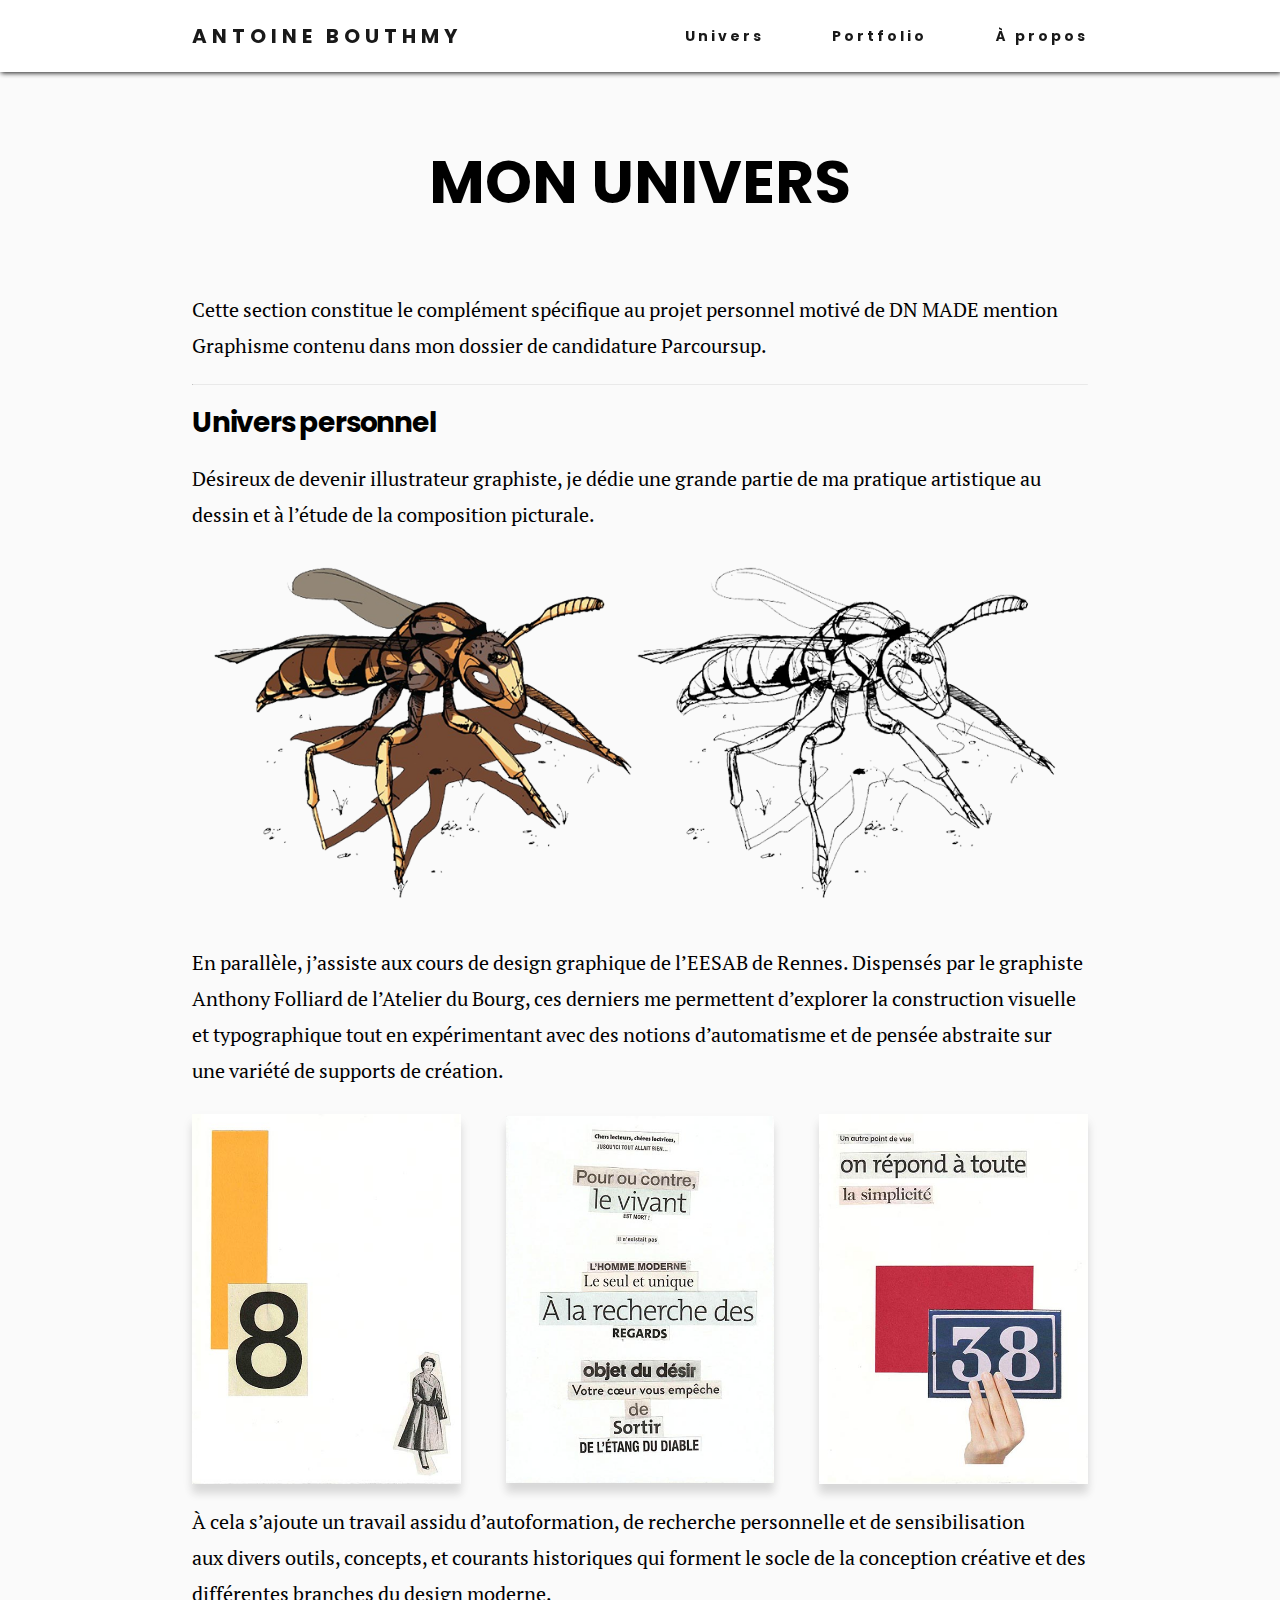
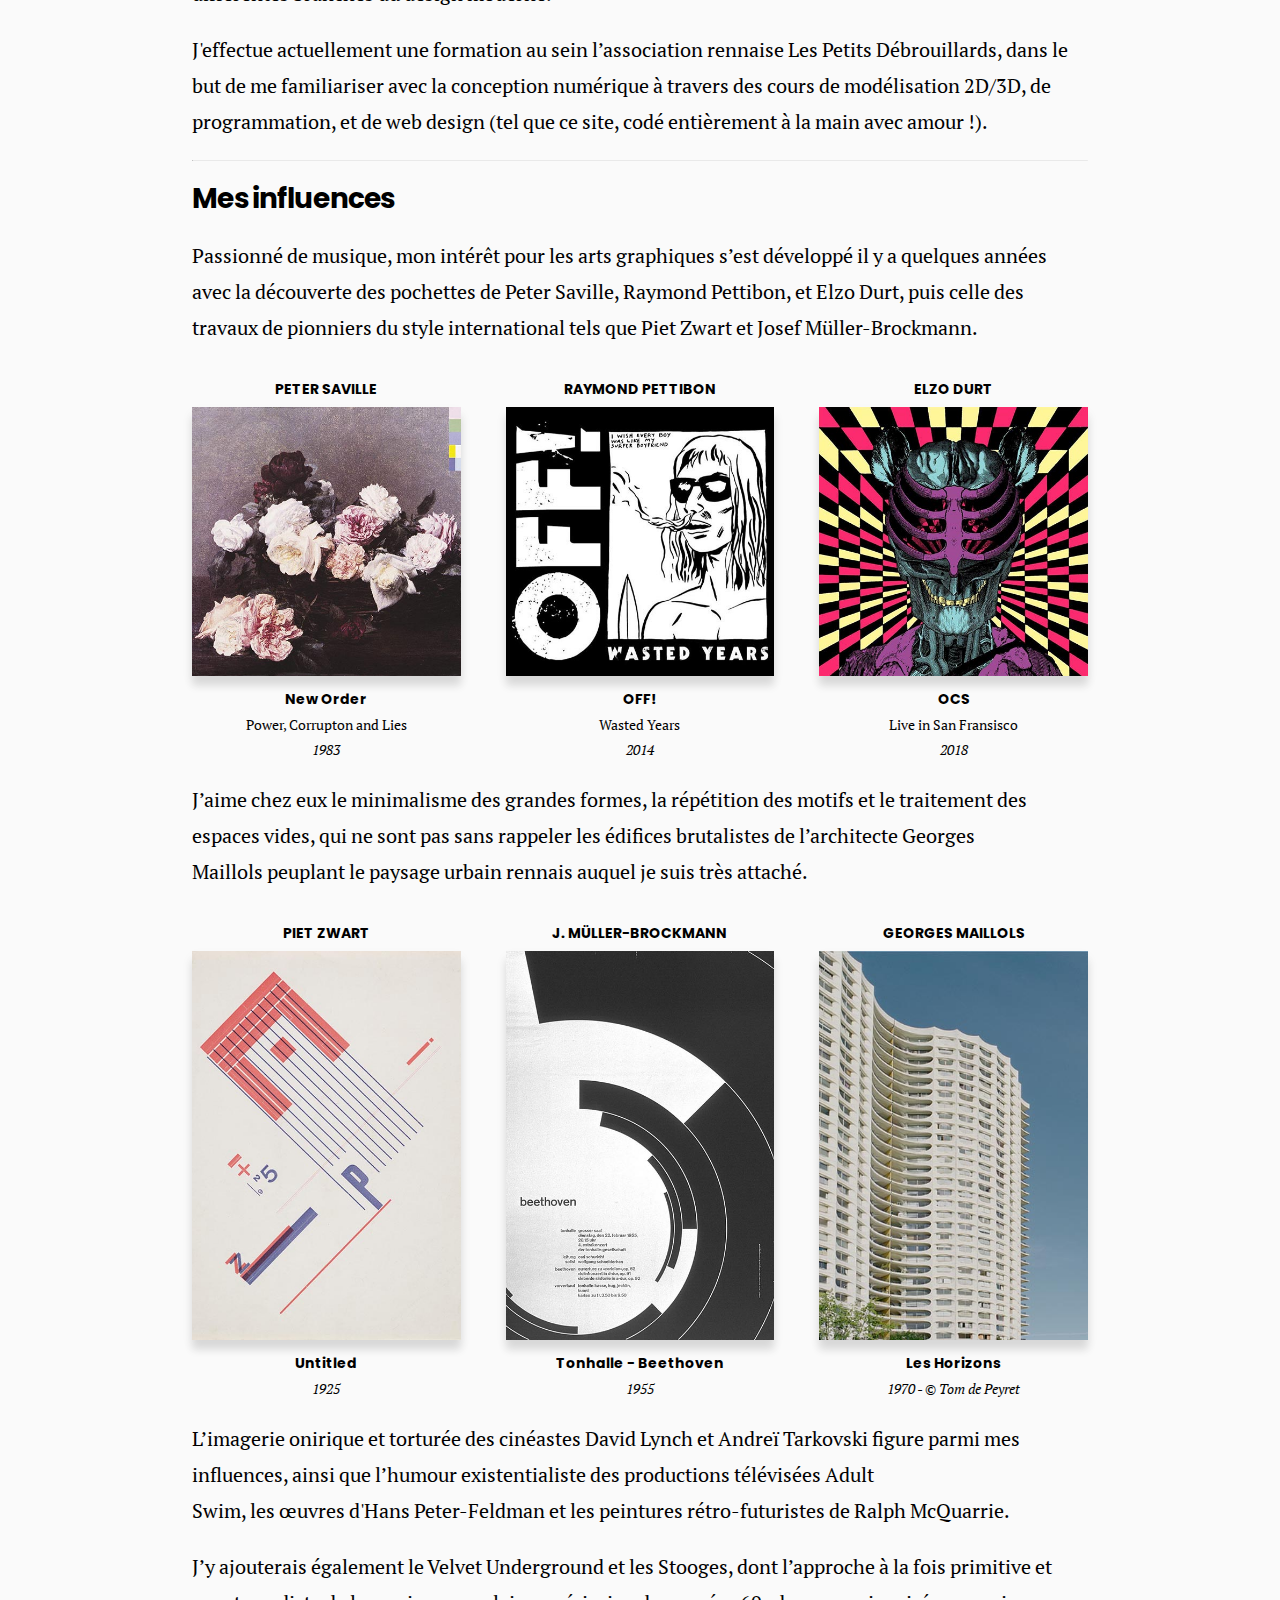
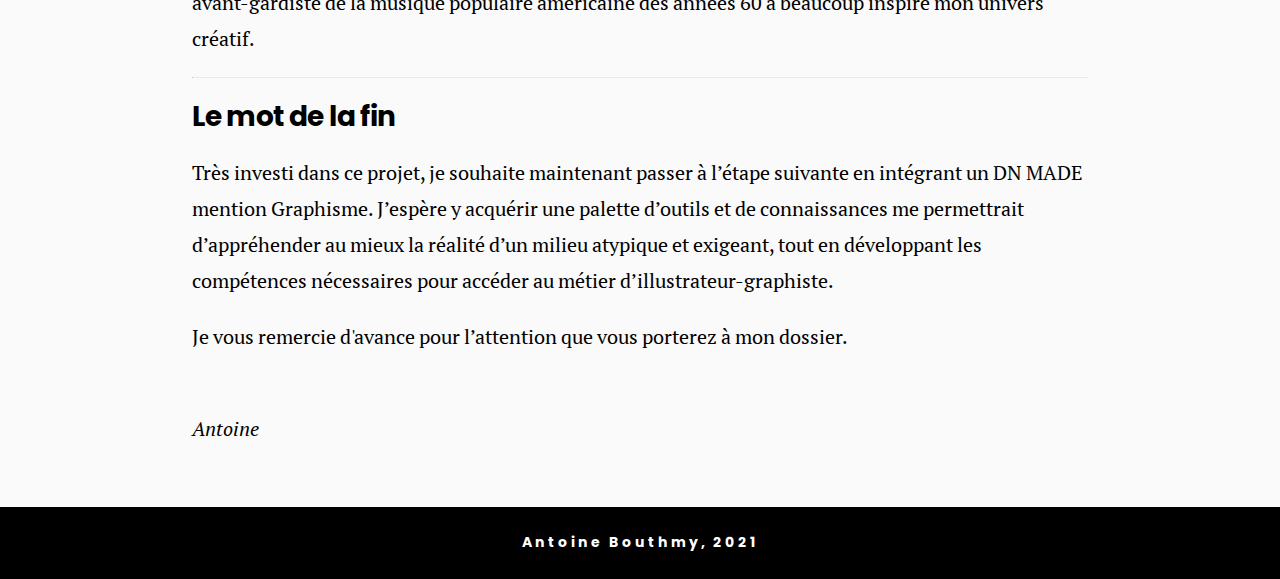
<file: index.html>
<!DOCTYPE html>
<html lang="fr">
<head>
	<meta charset="utf-8">
	<meta name="viewport" content="width=device-width, initial-scale=1.0">
	<meta http-equiv="X-UA-Compatible" content="IE=edge">
	<title>Univers | Antoine Bouthmy - Projet de Formation Motivé</title>
	<link rel="stylesheet" type="text/css" href="css/style.css">
	<link rel="stylesheet" type="text/css" href="css/lightbox.css">
	<script src="js/lightbox.js"type="module" defer></script>
	<script src="js/navbar.js" type="module"></script>
	<link rel="shortcut icon" type="image/png" href="img/favicon.png">
</head>
<body>

<!-- Navbar -->
	<nav>
		<div class="container nav-width">
			<div class="logo">
				<h4>Antoine Bouthmy</h4>
			</div>
			<ul class="nav-links">
				<li><a href="index.html">Univers</a></li>
				<li><a href="portfolio.html">Portfolio</a></li>
				<li><a href="about.html">À propos</a></li>
			</ul>
			<div class="burger">
				<div class="line1"></div>
				<div class="line2"></div>				
				<div class="line3"></div>
			</div>
		</div>
	</nav>

	<div class="navpad"></div>

	<div class="container">
		<div class="univers">
			<h1>Mon univers</h1>

					<p>Cette section constitue le complément spécifique au projet personnel motivé de DN MADE mention Graphisme contenu dans mon dossier de candidature Parcoursup.</p>

				<hr>

				<h2>Univers personnel</h2>

					<p>Désireux de devenir illustrateur graphiste, je dédie une grande partie de ma pratique artistique au dessin et à l’étude de la composition picturale.</p>

					<div class="univers__illustration">
						<img src="img/index/real1.png">
					</div>

					<p>En parallèle, j’assiste aux cours de design graphique de l’EESAB de Rennes. Dispensés par le graphiste Anthony Folliard de l’Atelier du Bourg, ces derniers me permettent d’explorer la construction visuelle et typographique tout en expérimentant avec des notions d’automatisme et de pensée abstraite sur une variété de supports de création.</p>

					<div class="univers__influences">
						<div>
							<img src="img/index/graph1.jpg">
						</div>
						<div>
							<img src="img/index/graph2.jpg">
						</div>
						<div>
							<img src="img/index/graph3.jpg">
						</div>
					</div>

					<p>À cela s’ajoute un travail assidu d’autoformation, de recherche personnelle et de sensibilisation aux divers outils, concepts, et courants historiques qui forment le socle de la conception créative et des différentes branches du design moderne.</p>

					<p>J'effectue actuellement une formation au sein l’association rennaise Les Petits Débrouillards, dans le but de me familiariser avec la conception numérique à travers des cours de modélisation 2D/3D, de programmation, et de web design (tel que ce site, codé entièrement à la main avec amour !).</p>

				<hr>

				<h2>Mes influences</h2>

					<p>Passionné de musique, mon intérêt pour les arts graphiques s’est développé il y a quelques années avec la découverte des pochettes de Peter Saville, Raymond Pettibon, et Elzo Durt, puis celle des travaux de pionniers du style international tels que Piet Zwart et Josef Müller-Brockmann.</p>

					<div class="univers__influences">
						<div>
							<figcaption><strong>PETER SAVILLE</strong></figcaption>
							<img src="img/index/influences01.jpg">
							<figcaption><strong>New Order</strong><br>
							Power, Corrupton and Lies<br>
							<em>1983</em></figcaption>
						</div>
							<div>
							<figcaption><strong>RAYMOND PETTIBON</strong></figcaption>
							<img src="img/index/influences02.jpg">
							<figcaption><strong>OFF!</strong><br>
							Wasted Years<br>
							<em>2014</em></figcaption>
						</div>
							<div>
							<figcaption><strong>ELZO DURT</strong></figcaption>
							<img src="img/index/influences03.jpg">
							<figcaption><strong>OCS</strong><br>
							Live in San Fransisco<br>
							<em>2018</em></figcaption>
						</div>
					</div>

					<p>J’aime chez eux le minimalisme des grandes formes, la répétition des motifs et le traitement des espaces vides, qui ne sont pas sans rappeler les édifices brutalistes de l’architecte Georges Maillols peuplant le paysage urbain rennais auquel je suis très attaché.</p>

					<div class="univers__influences">
						<div>
							<figcaption><strong>PIET ZWART</strong></figcaption>
							<img src="img/index/influences04.jpg">
							<figcaption><strong>Untitled</strong><br>
							<em>1925</em></figcaption>
						</div>
							<div>
							<figcaption><strong>J. MÜLLER-BROCKMANN</strong></figcaption>
							<img src="img/index/influences05.jpg">
							<figcaption><strong>Tonhalle - Beethoven</strong><br>
							<em>1955</em></figcaption>
						</div>
							<div>
							<figcaption><strong>GEORGES MAILLOLS</strong></figcaption>
							<img src="img/index/influences06.jpg">
							<figcaption><strong>Les Horizons</strong><br>
							<em>1970 - © Tom de Peyret</em></figcaption>
						</div>
					</div>

					<p>L’imagerie onirique et torturée des cinéastes David Lynch et Andreï Tarkovski figure parmi mes influences, ainsi que l’humour existentialiste des productions télévisées Adult Swim, les œuvres d'Hans Peter-Feldman et les peintures rétro-futuristes de Ralph McQuarrie.</p>

					<p>J’y ajouterais également le Velvet Underground et les Stooges, dont l’approche à la fois primitive et avant-gardiste de la musique populaire américaine des années 60 a beaucoup inspiré mon univers créatif.</p>

				<hr>

				<h2>Le mot de la fin</h2>

					<p>Très investi dans ce projet, je souhaite maintenant passer à l’étape suivante en intégrant un DN MADE mention Graphisme. J’espère y acquérir une palette d’outils et de connaissances me permettrait d’appréhender au mieux la réalité d’un milieu atypique et exigeant, tout en développant les compétences nécessaires pour accéder au métier d’illustrateur-graphiste.</p>

					<p>Je vous remercie d'avance pour l’attention que vous porterez à mon dossier.</p>

					<p><br>
					 <em>Antoine</em></p>
		</div>
	</div>
<!-- Footer -->
	<footer>
		<p>Antoine Bouthmy, 2021</p>
	</footer>
</body>
</html>
</file>
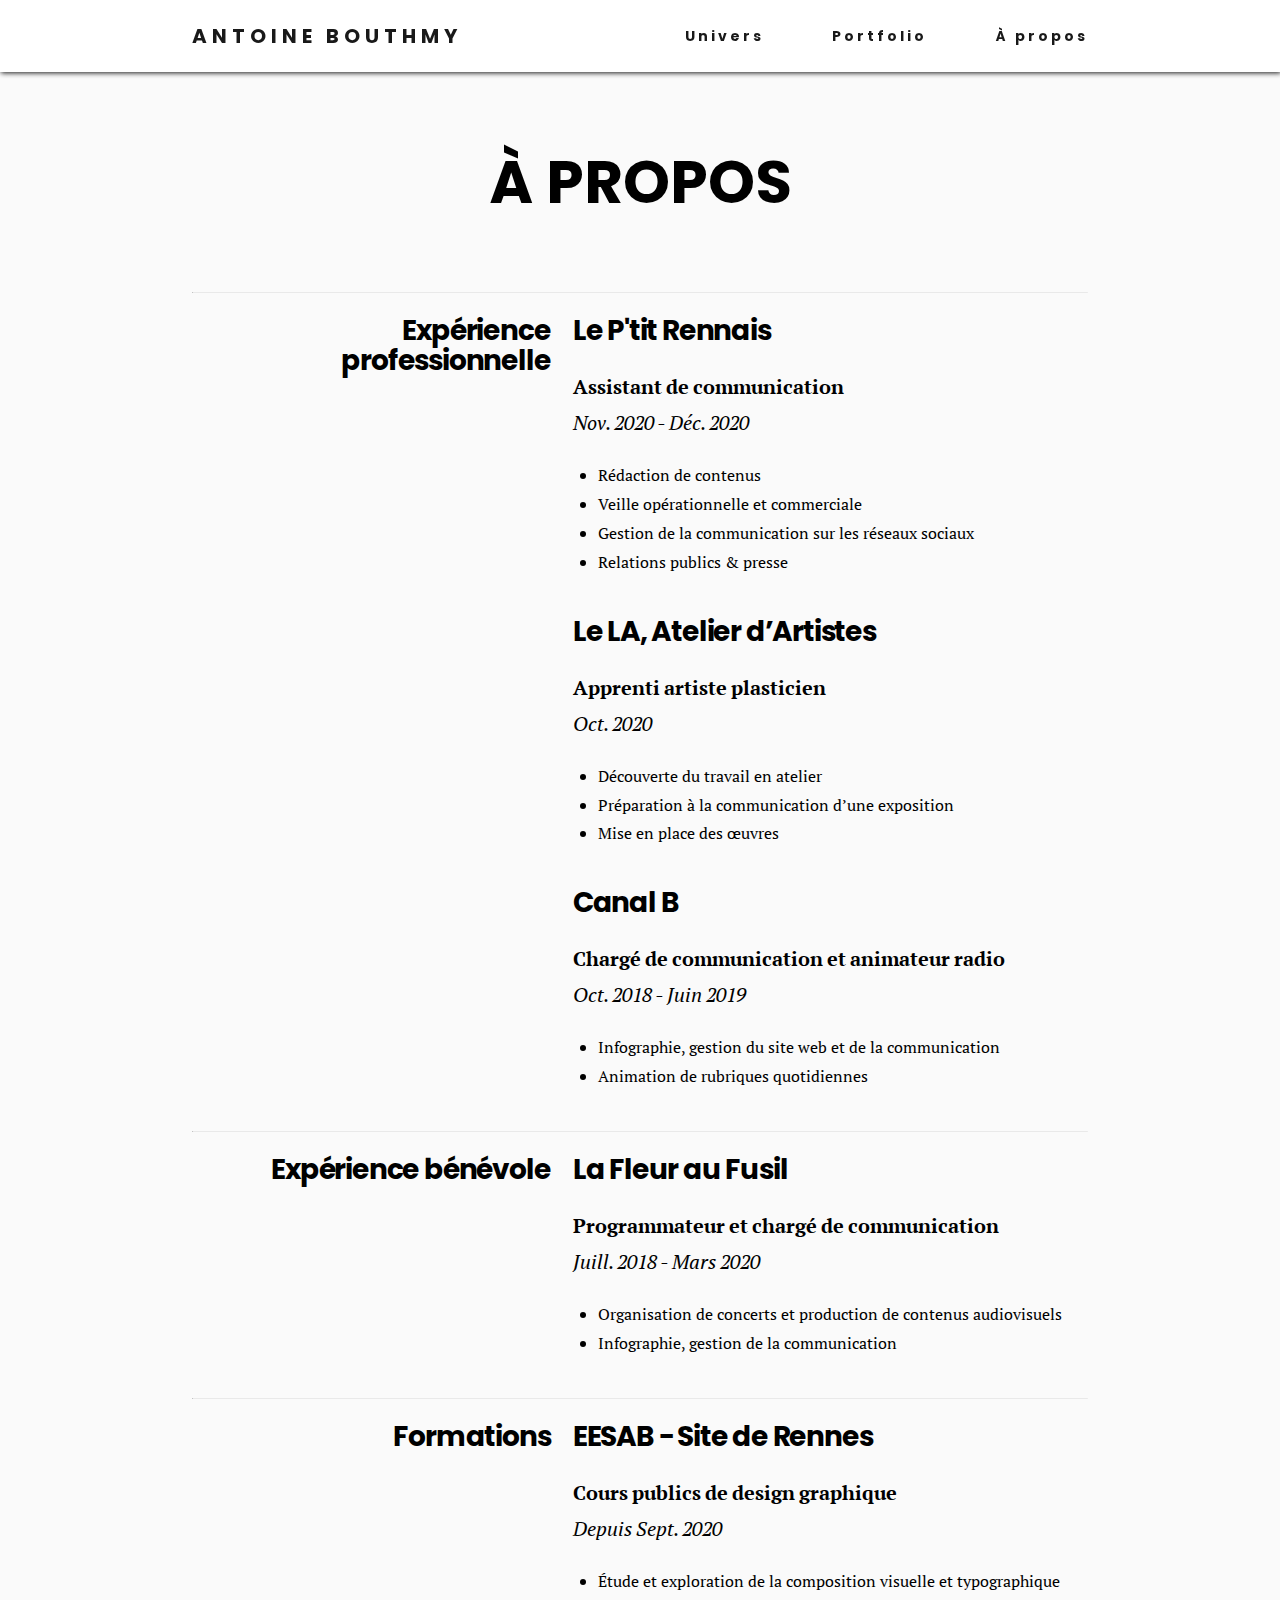
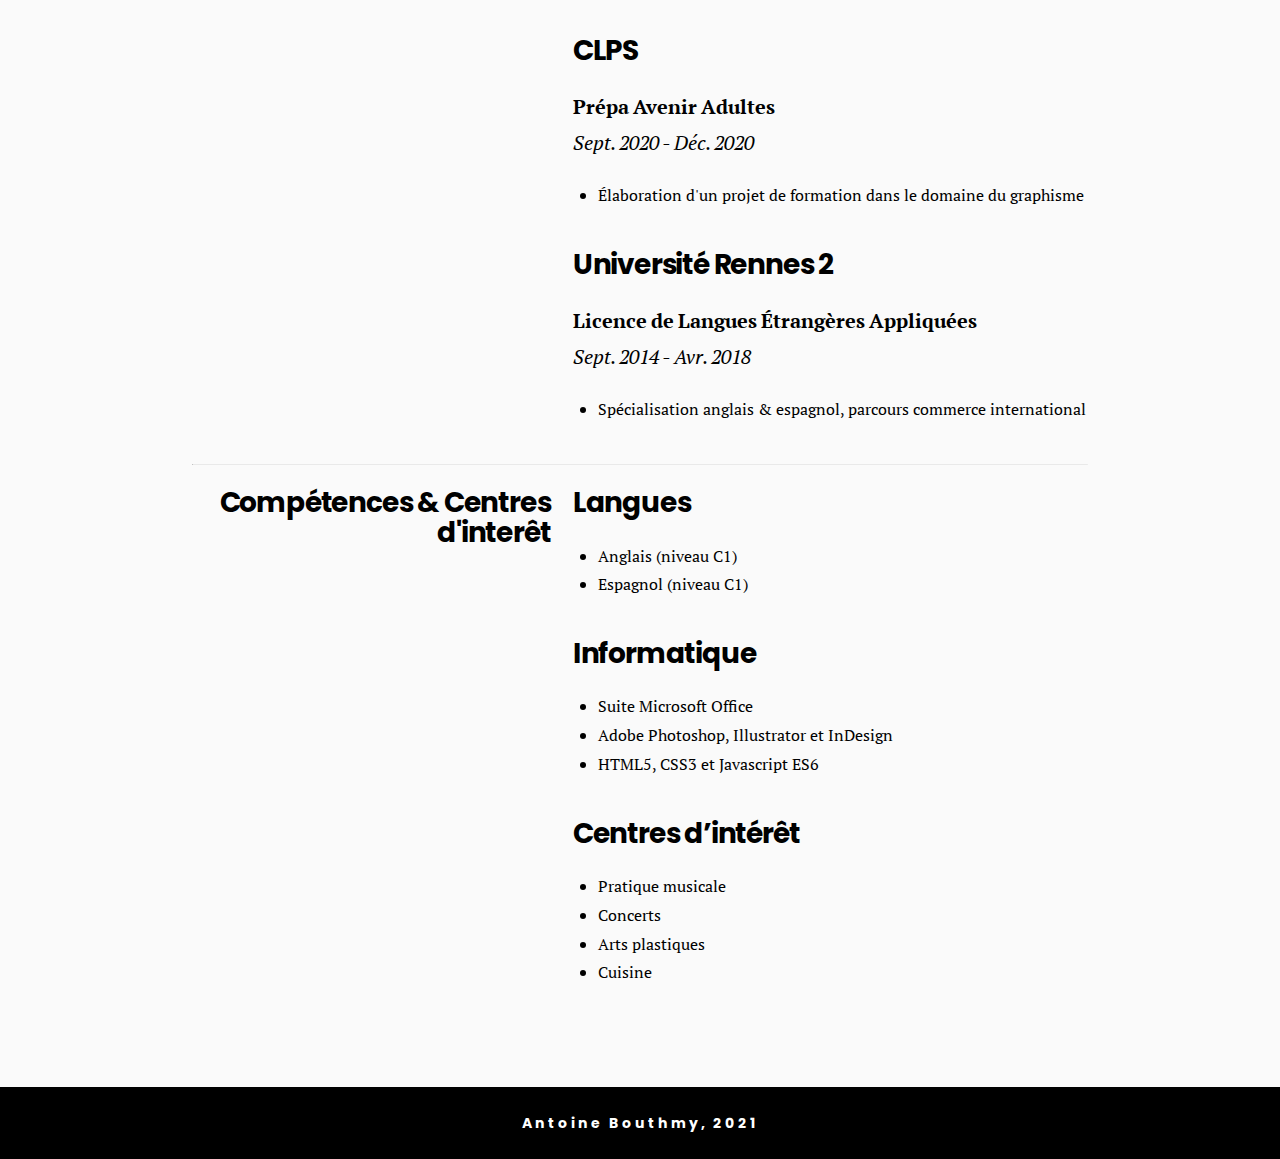
<file: about.html>
<!DOCTYPE html>
<html lang="fr">
<head>
	<meta charset="utf-8">
	<meta name="viewport" content="width=device-width, initial-scale=1.0">
	<meta http-equiv="X-UA-Compatible" content="IE=edge">
	<title>À Propos | Antoine Bouthmy - Projet de Formation Motivé</title>
	<link rel="stylesheet" type="text/css" href="css/style.css">
	<link rel="stylesheet" type="text/css" href="css/lightbox.css">
	<script src="js/lightbox.js"type="module" defer></script>
	<script src="js/navbar.js" type="module"></script>
	<link rel="shortcut icon" type="image/png" href="img/favicon.png">
</head>
<body>

<!-- Navbar -->
	<nav>
		<div class="container nav-width">
			<div class="logo">
				<h4>Antoine Bouthmy</h4>
			</div>
			<ul class="nav-links">
				<li><a href="index.html">Univers</a></li>
				<li><a href="portfolio.html">Portfolio</a></li>
				<li><a href="about.html">À propos</a></li>
			</ul>
			<div class="burger">
				<div class="line1"></div>
				<div class="line2"></div>				
				<div class="line3"></div>
			</div>
		</div>
	</nav>

	<div class="navpad"></div>

	<div class="container">
		<div class="about">
			<h1>À propos</h1>

				<div class="about__experience">

					<hr>

					<div class="about__experience__box">
						<div>
							<h2>Expérience professionnelle</h2>
						</div>
						<div>
							<h3>Le P'tit Rennais</h3>
								<p><strong>Assistant de communication</strong><br>
								<em>Nov. 2020 - Déc. 2020</em></p>
								<ul>
									<li>Rédaction de contenus</li>
									<li>Veille opérationnelle et commerciale</li>
									<li>Gestion de la communication sur les réseaux sociaux</li>
									<li>Relations publics & presse </li>
								</ul>


							<h3>Le LA, Atelier d’Artistes</h3>
								<p><strong>Apprenti artiste plasticien</strong><br>
								<em>Oct. 2020</em></p>
								<ul>
									<li>Découverte du travail en atelier</li>
									<li>Préparation à la communication d’une exposition</li>
									<li>Mise en place des œuvres</li>
								</ul>

							<h3>Canal B</h3>
								<p><strong>Chargé de communication et animateur radio</strong><br>
								<em>Oct. 2018 - Juin 2019</em></p>
								<ul>
									<li>Infographie, gestion du site web et de la communication</li>
									<li>Animation de rubriques quotidiennes</li>
								</ul>
						</div>
					</div>

					<hr>

					<div class="about__experience__box">
						<div>
							<h2>Expérience bénévole</h2>
						</div>
						<div>
							<h3>La Fleur au Fusil</h3>
								<p><strong>Programmateur et chargé de communication</strong><br>
								<em>Juill. 2018 - Mars 2020</em></p>
								<ul>
									<li>Organisation de concerts et production de contenus audiovisuels</li>
									<li>Infographie, gestion de la communication</li>
								</ul>
						</div>
					</div>

					<hr>

					<div class="about__experience__box">
						<div>
							<h2>Formations</h2>
						</div>
						<div>
							<h3>EESAB - Site de Rennes</h3>
								<p><strong>Cours publics de design graphique</strong><br>
								<em>Depuis Sept. 2020</em></p>
								<ul>
									<li>Étude et exploration de la composition visuelle et typographique</li>
								</ul>
							<h3>CLPS</h3>
								<p><strong>Prépa Avenir Adultes</strong><br>
								<em>Sept. 2020 - Déc. 2020</em></p>
								<ul>
									<li>Élaboration d'un projet de formation dans le domaine du graphisme</li>
								</ul>
							<h3>Université Rennes 2</h3>
								<p><strong>Licence de Langues Étrangères Appliquées</strong><br>
								<em>Sept. 2014 - Avr. 2018</em></p>
								<ul>
									<li>Spécialisation anglais & espagnol, parcours commerce international</li>
								</ul>
						</div>
					</div>

					<hr>

					<div class="about__experience__box">
						<div>
							<h2>Compétences & Centres d'interêt</h2>
						</div>
						<div>
							<h3>Langues</h3>
							<ul>
								<li>Anglais (niveau C1)</li>
								<li>Espagnol (niveau C1)</li>
							</ul>
							<h3>Informatique</h3>
							<ul>
								<li>Suite Microsoft Office</li>
								<li>Adobe Photoshop, Illustrator et InDesign</li>
								<li>HTML5, CSS3 et Javascript ES6</li>
							</ul>
							<h3>Centres d’intérêt</h3>
							<ul>
								<li>Pratique musicale</li>
								<li>Concerts</li>
								<li>Arts plastiques</li>
								<li>Cuisine</li>
							</ul>
						</div>
					</div>
				</div>
		</div>
	</div>

<!-- Footer -->
	<footer>
		<p>Antoine Bouthmy, 2021</p>
	</footer>
</body>
</html>
</file>
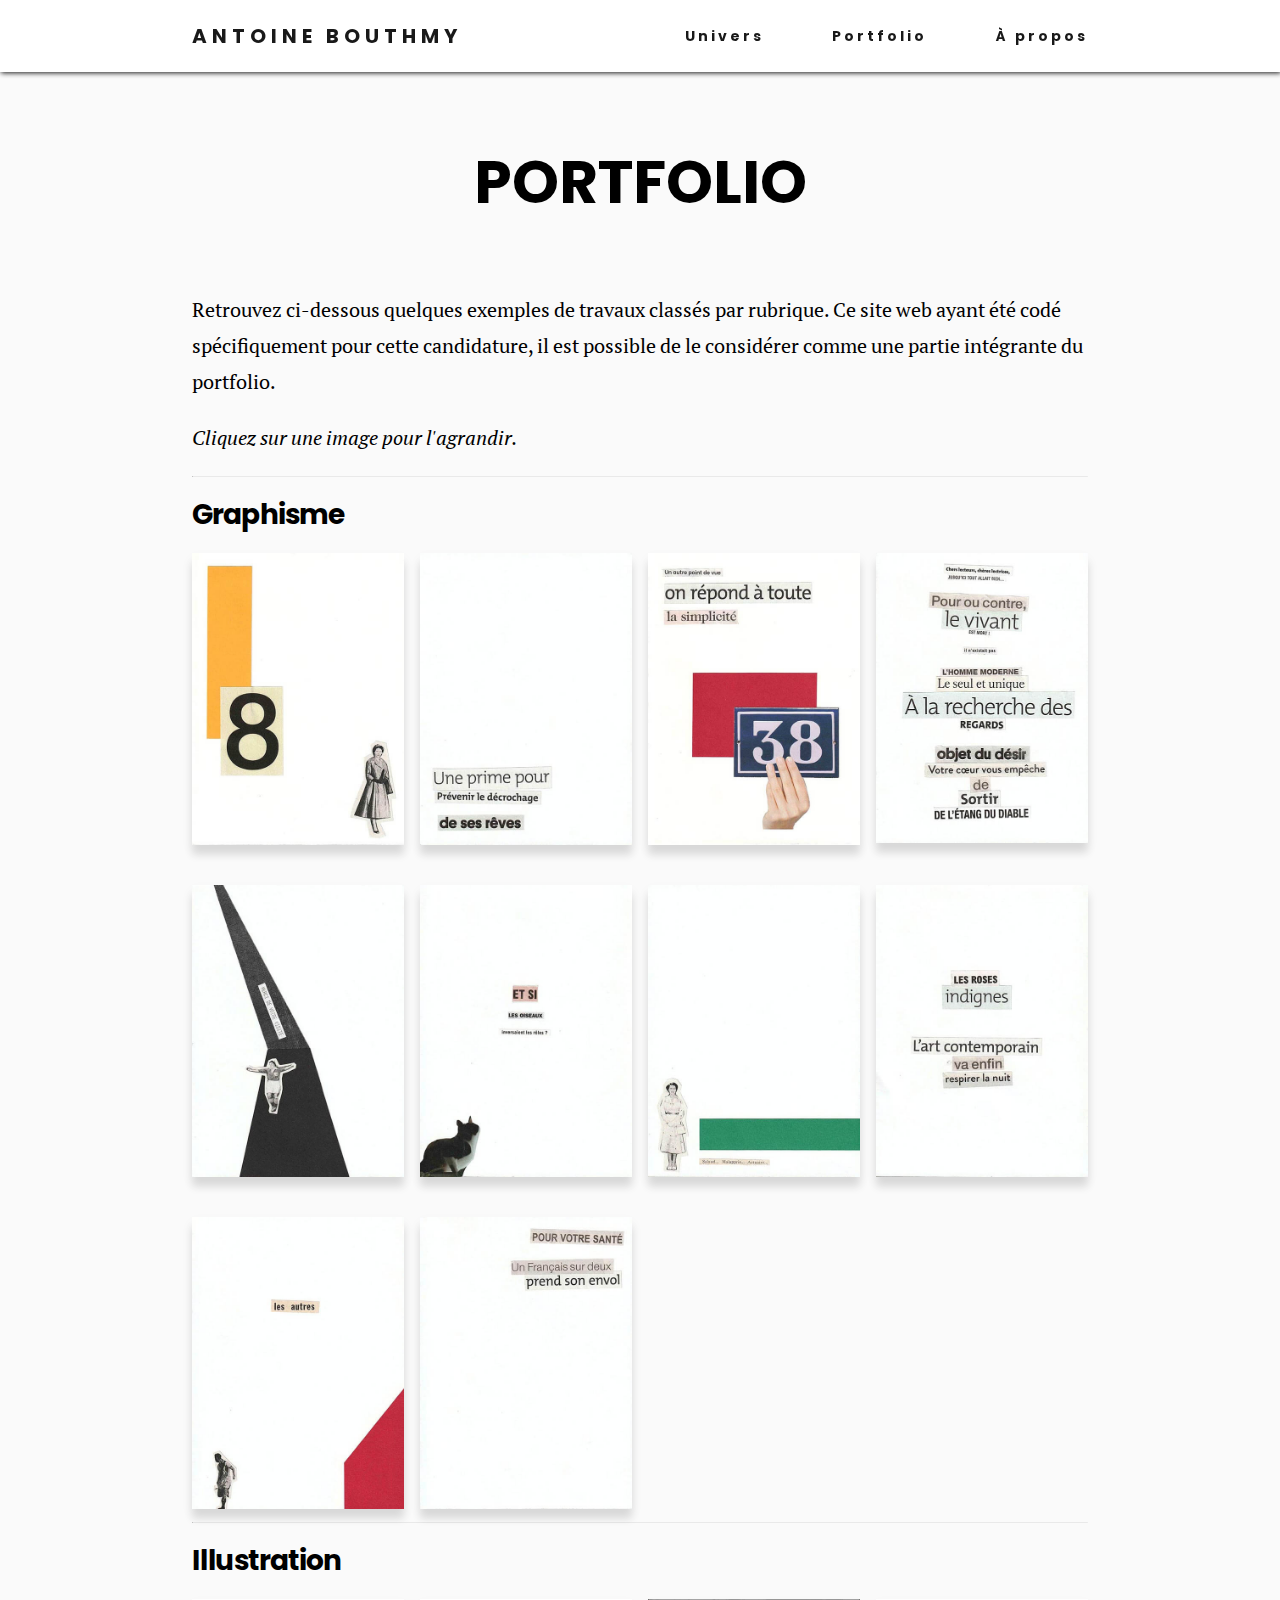
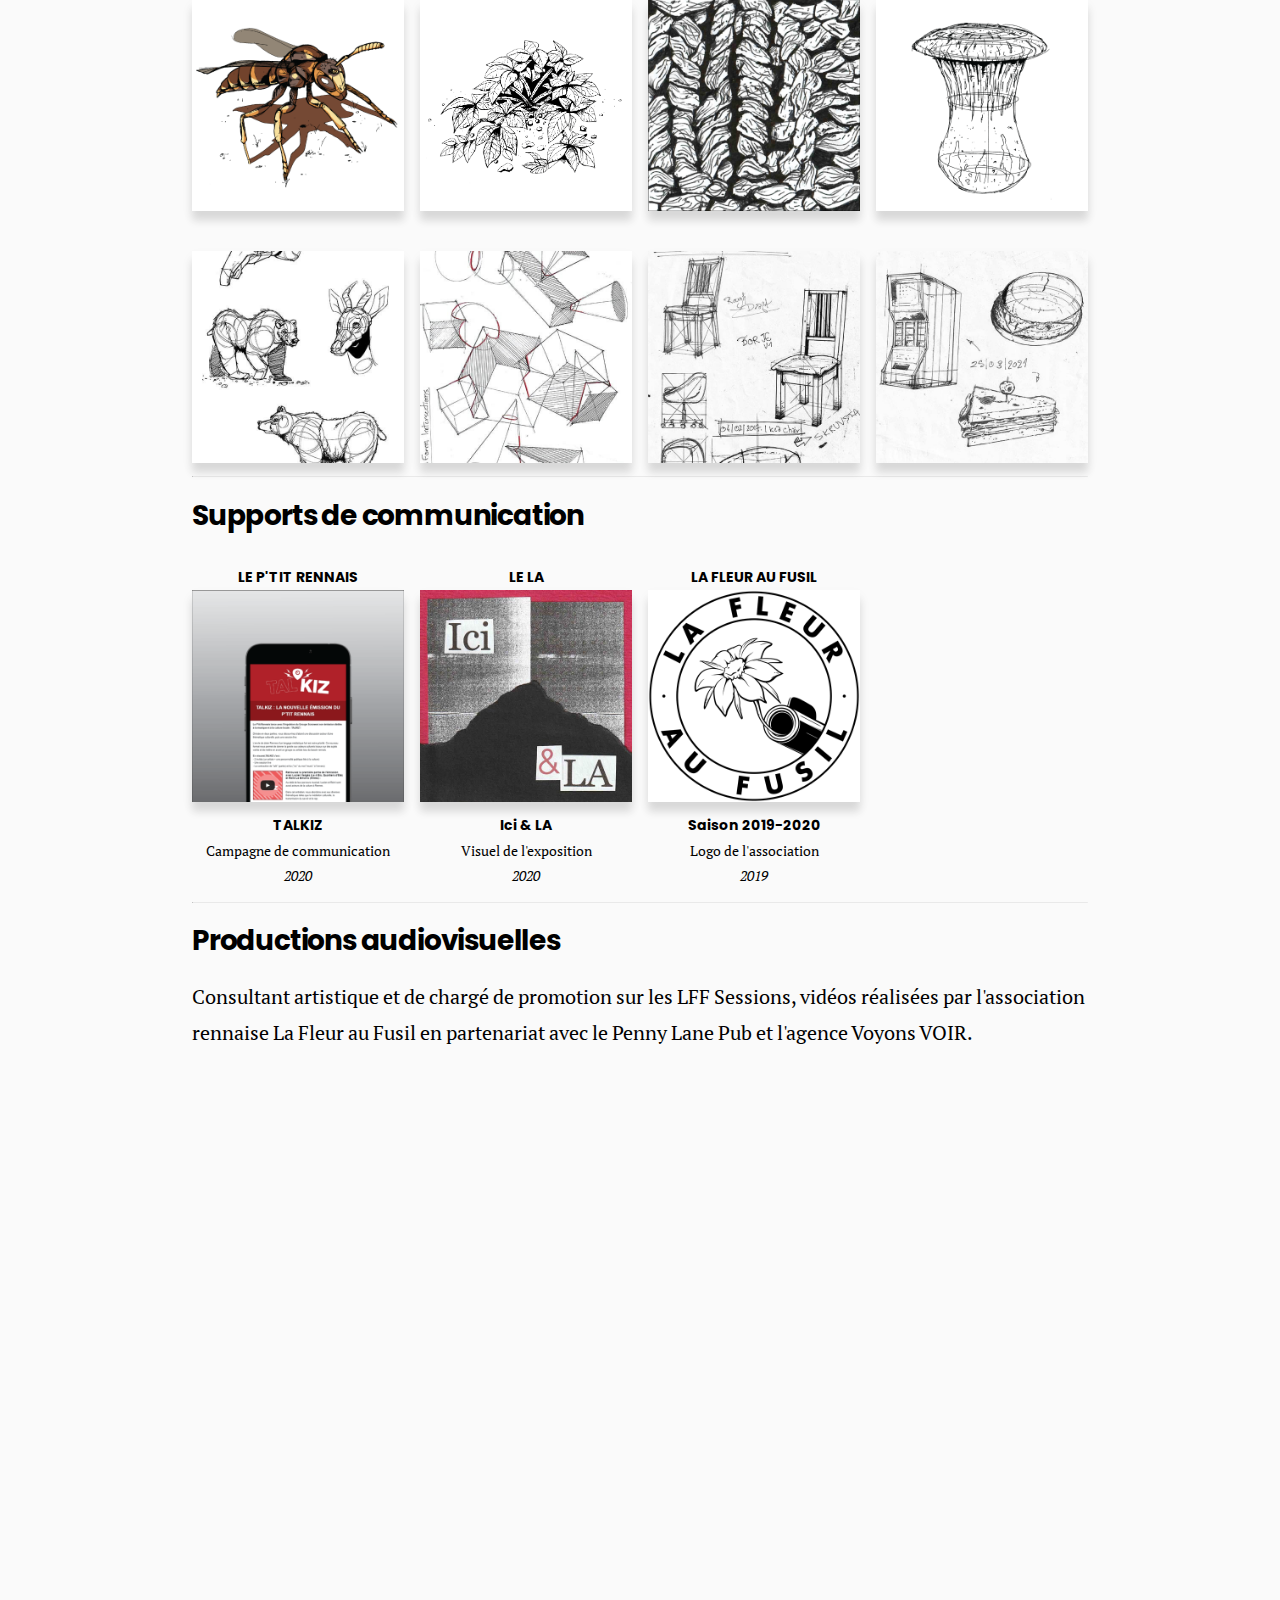
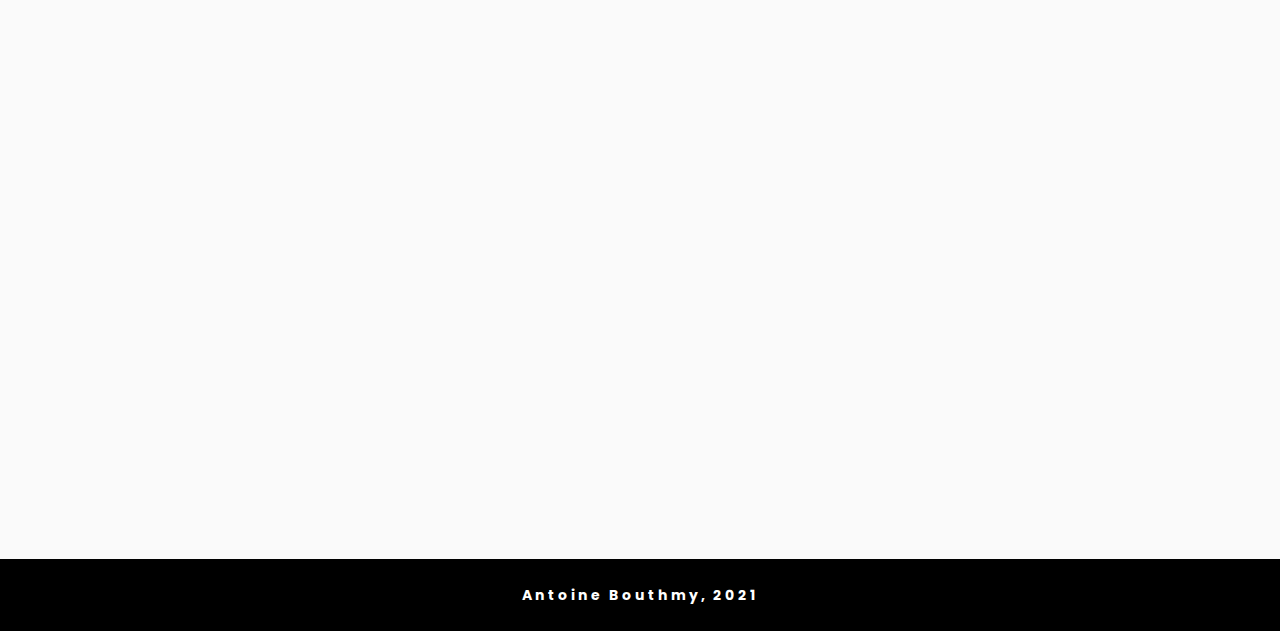
<file: portfolio.html>
<!DOCTYPE html>
<html lang="fr">
<head>
	<meta charset="utf-8">
	<meta name="viewport" content="width=device-width, initial-scale=1.0">
	<meta http-equiv="X-UA-Compatible" content="IE=edge">
	<title>Portfolio | Antoine Bouthmy - Projet de Formation Motivé</title>
	<link rel="stylesheet" type="text/css" href="css/style.css">
	<link rel="stylesheet" type="text/css" href="css/lightbox.css">
	<script src="js/lightbox.js"type="module" defer></script>
	<script src="js/navbar.js" type="module"></script>
	<link rel="shortcut icon" type="image/png" href="img/favicon.png">
</head>
<body>

<!-- Navbar -->
	<nav>
		<div class="container nav-width">
			<div class="logo">
				<h4>Antoine Bouthmy</h4>
			</div>
			<ul class="nav-links">
				<li><a href="index.html">Univers</a></li>
				<li><a href="portfolio.html">Portfolio</a></li>
				<li><a href="about.html">À propos</a></li>
			</ul>
			<div class="burger">
				<div class="line1"></div>
				<div class="line2"></div>				
				<div class="line3"></div>
			</div>
		</div>
	</nav>

	<div class="navpad"></div>

	<div class="container">
		<div class="portfolio">
			<h1>Portfolio</h1>

			<p>Retrouvez ci-dessous quelques exemples de travaux classés par rubrique. Ce site web ayant été codé spécifiquement pour cette candidature, il est possible de le considérer comme une partie intégrante du portfolio.</p>
				<p><em>Cliquez sur une image pour l'agrandir.</em></p>

			<hr>

			<h2>Graphisme</h2>

			<div class="grid">
				<a href="img/portfolio/collages/01.jpg">
					<img src="img/portfolio/collages/thumbnail/01.jpg">
				</a>
				<a href="img/portfolio/collages/02.jpg">
					<img src="img/portfolio/collages/thumbnail/02.jpg">
				</a>
				<a href="img/portfolio/collages/03.jpg">
					<img src="img/portfolio/collages/thumbnail/03.jpg">
				</a>
				<a href="img/portfolio/collages/04.jpg">
					<img src="img/portfolio/collages/thumbnail/04.jpg">
				</a>
				<a href="img/portfolio/collages/05.jpg">
					<img src="img/portfolio/collages/thumbnail/05.jpg">
				</a>
				<a href="img/portfolio/collages/06.jpg">
					<img src="img/portfolio/collages/thumbnail/06.jpg">
				</a>
				<a href="img/portfolio/collages/07.jpg">
					<img src="img/portfolio/collages/thumbnail/07.jpg">
				</a>
				<a href="img/portfolio/collages/08.jpg">
					<img src="img/portfolio/collages/thumbnail/08.jpg">
				</a>
				<a href="img/portfolio/collages/09.jpg">
					<img src="img/portfolio/collages/thumbnail/09.jpg">
				</a>
				<a href="img/portfolio/collages/10.jpg">
					<img src="img/portfolio/collages/thumbnail/10.jpg">
				</a>
			</div>

			<hr>

			<h2>Illustration</h2>

			<div class="grid">
				<a href="img/portfolio/illustration/01.png">
					<img src="img/portfolio/illustration/thumbnail/01.png">
				</a>
				<a href="img/portfolio/illustration/02.png">
					<img src="img/portfolio/illustration/thumbnail/02.png">
				</a>
				<a href="img/portfolio/illustration/03.png">
					<img src="img/portfolio/illustration/thumbnail/03.png">
				</a>
				<a href="img/portfolio/illustration/04.png">
					<img src="img/portfolio/illustration/thumbnail/04.png">
				</a>
				<a href="img/portfolio/illustration/05.jpg">
					<img src="img/portfolio/illustration/thumbnail/05.jpg">
				</a>
				<a href="img/portfolio/illustration/06.jpg">
					<img src="img/portfolio/illustration/thumbnail/06.jpg">
				</a>
				<a href="img/portfolio/illustration/07.jpg">
					<img src="img/portfolio/illustration/thumbnail/07.jpg">
				</a>
				<a href="img/portfolio/illustration/08.jpg">
					<img src="img/portfolio/illustration/thumbnail/08.jpg">
				</a>
			</div>

			<hr>

			<h2>Supports de communication</h2>

			<div class="grid">
				<div>
					<figcaption><strong>LE P'TIT RENNAIS</strong></figcaption>
					<a href="img/portfolio/supports/01.png">
						<img src="img/portfolio/supports/thumbnail/01.png">
					</a>
						<figcaption><strong>TALKIZ</strong><br>
						Campagne de communication<br>
						<em>2020</em></figcaption>
				</div>
				<div>
					<figcaption><strong>LE LA</strong></figcaption>
					<a href="img/portfolio/supports/02.jpg">
						<img src="img/portfolio/supports/thumbnail/02.jpg">
					</a>
					<figcaption><strong>Ici & LA</strong><br>
					Visuel de l'exposition<br>
					<em>2020</em></figcaption>
				</div>
				<div>
					<figcaption><strong>LA FLEUR AU FUSIL</strong></figcaption>
					<a href="img/portfolio/supports/03.png">
						<img src="img/portfolio/supports/thumbnail/03.png">
					</a>
					<figcaption><strong>Saison 2019-2020</strong><br>
					Logo de l'association<br>
					<em>2019</em></figcaption>
				</div>
			</div>
			<hr>

			<h2>Productions audiovisuelles</h2>

			<p>Consultant artistique et de chargé de promotion sur les LFF Sessions, vidéos réalisées par l'association rennaise La Fleur au Fusil en partenariat avec le Penny Lane Pub et l'agence Voyons VOIR.</p>

			<div class="video">
				<iframe src="https://www.youtube.com/embed/lZ3H9p7_ppE" title="YouTube video player" frameborder="0" allow="accelerometer; autoplay; clipboard-write; encrypted-media; gyroscope; picture-in-picture" allowfullscreen></iframe>
			</div>
			<p></p>
			<div class="video">
				<iframe src="https://www.youtube.com/embed/wVmE_453lgg" title="YouTube video player" frameborder="0" allow="accelerometer; autoplay; clipboard-write; encrypted-media; gyroscope; picture-in-picture" allowfullscreen></iframe>
			</div>
		</div>
	</div>

<!-- Footer -->
	<footer>
		<p>Antoine Bouthmy, 2021</p>
	</footer>
</body>
</html>
</file>
<file: css/style.css>
/* Polices */

@import url('https://fonts.googleapis.com/css2?family=Poppins:ital,wght@0,100;0,200;0,300;0,400;0,500;0,600;0,700;0,800;0,900;1,100;1,200;1,300;1,400;1,500;1,600;1,700;1,800;1,900&display=swap');
@import url('https://fonts.googleapis.com/css2?family=PT+Serif:ital,wght@0,400;0,700;1,400;1,700&display=swap');


/* Variables */

:root{
	--primary-color: white;
	--secondary-color: #FAFAFA;
	--main-text-color: black;
}


/* Ombres */

.univers__influences img, .grid img{
	box-shadow: 0 6px 12px rgba(0,0,0,0.05), 0 10px 8px rgba(0,0,0,0.1);
}


/* Global */

html {
    overflow-y: scroll;
    scroll-behavior: smooth;
}

*{
	margin: 0;
	padding: 0;
	box-sizing: border-box;
}

body{
	font-family: "PT Serif", serif;
	background-color: var(--secondary-color);
	line-height: 1.8;
}

h1{
	margin: 56px 0;
	font-size: 60px;
	text-transform: uppercase;
	text-align: center;
}

p{
	font-size: 20px;
	letter-spacing: normal;
	margin: 0 0 32px;
	overflow-wrap: break-word;
	margin-block-start: 1em;
	margin-block-end: 1em;
	word-spacing: -1px;
}

hr{
	height: 0;
	border-top: 1px solid #E9E9E9;
	border-bottom: none;
}

h2, h3{
	font-size: 28px;
	letter-spacing: -1.2px;
	line-height: 1.07;
	margin-block-start: 0.83em;
	margin-block-end: 0.83em;
}

h1, h2, h3{
	font-weight: 700;
}

h1, h2, h3, nav, footer{
	font-family: "Poppins", sans-serif;
}

nav, footer{
	min-height: 8vh;
}

nav a, footer p{
	letter-spacing: 3px;
	font-weight: bold;
	font-size: 14px;
}

.container{
	margin: auto;
	width: 50%;
}


/* Navbar */

nav{
	position: fixed;
	top: 0;
	display: flex;
	justify-content: space-around;
	align-items: center;
	width: 100%;
	background-color: var(--primary-color);
	box-shadow: 1px 1px 5px;
	opacity: 0.9;
	z-index: 10;
}

.nav-width{
	display: flex;
	justify-content: space-between;
	align-items: center;
}

.logo{
	color: var(--main-text-color);
	text-transform: uppercase;
	letter-spacing: 5px;
	font-size: 20px;
}

.nav-links{
	display: flex;
	justify-content: space-between;
	width: 45%;
}

.nav-links ul{
	overflow-x: hidden;
}

.nav-links li{
	list-style: none;
}

.nav-links a{
	color: var(--main-text-color);
	text-decoration: none;
}

.burger{
	display: none;
}

.burger div{
	width: 25px;
	height: 3px; /* play around with these */
	background-color: var(--main-text-color);
	margin: 5px;
	transition: all 0.3s ease;
}

.navpad{
	height: 8vh; /* Rajoute 8vh derrière la barre de navigation */
}


/* Univers */

.univers__illustration{
	display: flex;
	flex-direction: column;
	justify-content: center;
	align-items: center;
}

.univers__illustration img{
	width: 100%;
	margin-bottom: 20px;
}

.univers__influences{
	display: flex;
	justify-content: space-between;
	align-items: center;
}

.univers__influences div{
	display: flex;
	flex-direction: column;
	justify-content: center;
	width: 30%;
}

.univers__influences p{
	text-align: center;
}

.univers__influences img{
	margin-top: 5px;
}


/* Portfolio */

.grid{
	display: grid;
	justify-content: center;
	grid-template-columns: repeat(auto-fill, minmax(200px, 1fr));
	grid-column-gap: 16px;
	grid-row-gap: 40px;
	margin-bottom: 0.83em;
}

.grid img{
	display: block;
	width: 100%;
	transition: all 0.3s ease-in-out;
}

.grid img:hover{
	filter: grayscale(100%);
}

figcaption{
	margin-top: 10px;
	font-size: 14px;
	text-align: center;
}

figcaption strong{
	font-family: "Poppins", sans-serif;
}

.video{
	width: 100%;
	padding-bottom: 56.25%; /* Affiche la video */
	position: relative;
}

.video iframe{
	position: absolute;
	width: 100%;
	height: 100%;
}


/* À propos */

.about__experience{
	display: flex;
	flex-direction: column;
}

.about__experience__box{
	display: flex;
	width: 100%;
}

.about__experience__box div:nth-child(1){
	min-width: 40%;
	max-width: 40%;
	margin-right: 2.5%;
	text-align: right;
}

.about__experience__box div ul{
	margin: 0 0 40px 25px;
}

.about li{
	hyphens: auto;
}


/* Footer */

footer{
	display: flex;
	justify-content: center;
	align-items: center;
	background-color: var(--main-text-color);	
	margin-top: 60px;
}

footer p{
	color: var(--primary-color);
	
}


/* Media Queries */

@media screen and (max-width: 1600px){
	.nav-links{
		width: 45%;
	}

	.container{
		width: 70%;
	}
}

@media all and (max-width: 1275px){

	p, li{
		font-size: 18px;
	}

	.about__experience__box{
		flex-direction: column;
	}

	.about__experience__box div:nth-child(1){
		max-width: 100%;
		text-align: left;
		text-transform: uppercase;
		margin: 0;
	}

	.about__experience__box h3{
		font-size: 22px;
	}
}

@media all and (max-width: 850px){
	
	/* Empèche de scroller horizontalement sur mobile (et de voir le menu caché) */
	html, body{
		overflow-x: hidden;
	}

	body{
		position: relative;
	}
	/* */

	p, li{
		font-size: 16px;
	}

	figcaption{
		font-size: 14px;
	}

	.container{
		width: 90%;
	}

	nav{
		opacity: 1;
	}

	.logo{
		font-size: 16px;
		letter-spacing: 3px;
	}

	.nav-links{
		position: absolute;
		top: 8vh;
		right: 0px;
		flex-direction: column;
		justify-content: space-around;
		height: 92vh;
		background-color: var(--primary-color);
		align-items: center;  /* add justify-content to remove vertical spacing */
		width: 50%;
		transform: translateX(100%);
		transition: transform 0.5s ease-in;
		box-shadow: 3px 3px 5px;
		z-index: 1;
	}

	.nav-links li{
		opacity: 0;
	}

	.burger{
		display: block;
		cursor: pointer;
	}

	.univers__influences{
		flex-direction: column;
		width: 100%;
	}

	.univers__influences div{
		flex-direction: column;
		width: 50%;
		padding-bottom: 20px;
	}

	.grid{
	grid-template-columns: repeat(auto-fill, minmax(150px, 1fr));
	}

}

.nav-active{
	transform: translateX(0%);
}


/* Burger Animation */

@keyframes navLinkFade{
	from{
		opacity: 0;
		transform: translateX(50px);
	}
	to{
		opacity: 1;
		transform: translateX(0px);
	}
}

.toggle .line1{
	transform: rotate(-45deg) translate(-5px,6px);
}

.toggle .line2{
	opacity: 0;
}

.toggle .line3{
	transform: rotate(45deg) translate(-5px,-6px);
	
}
</file>
